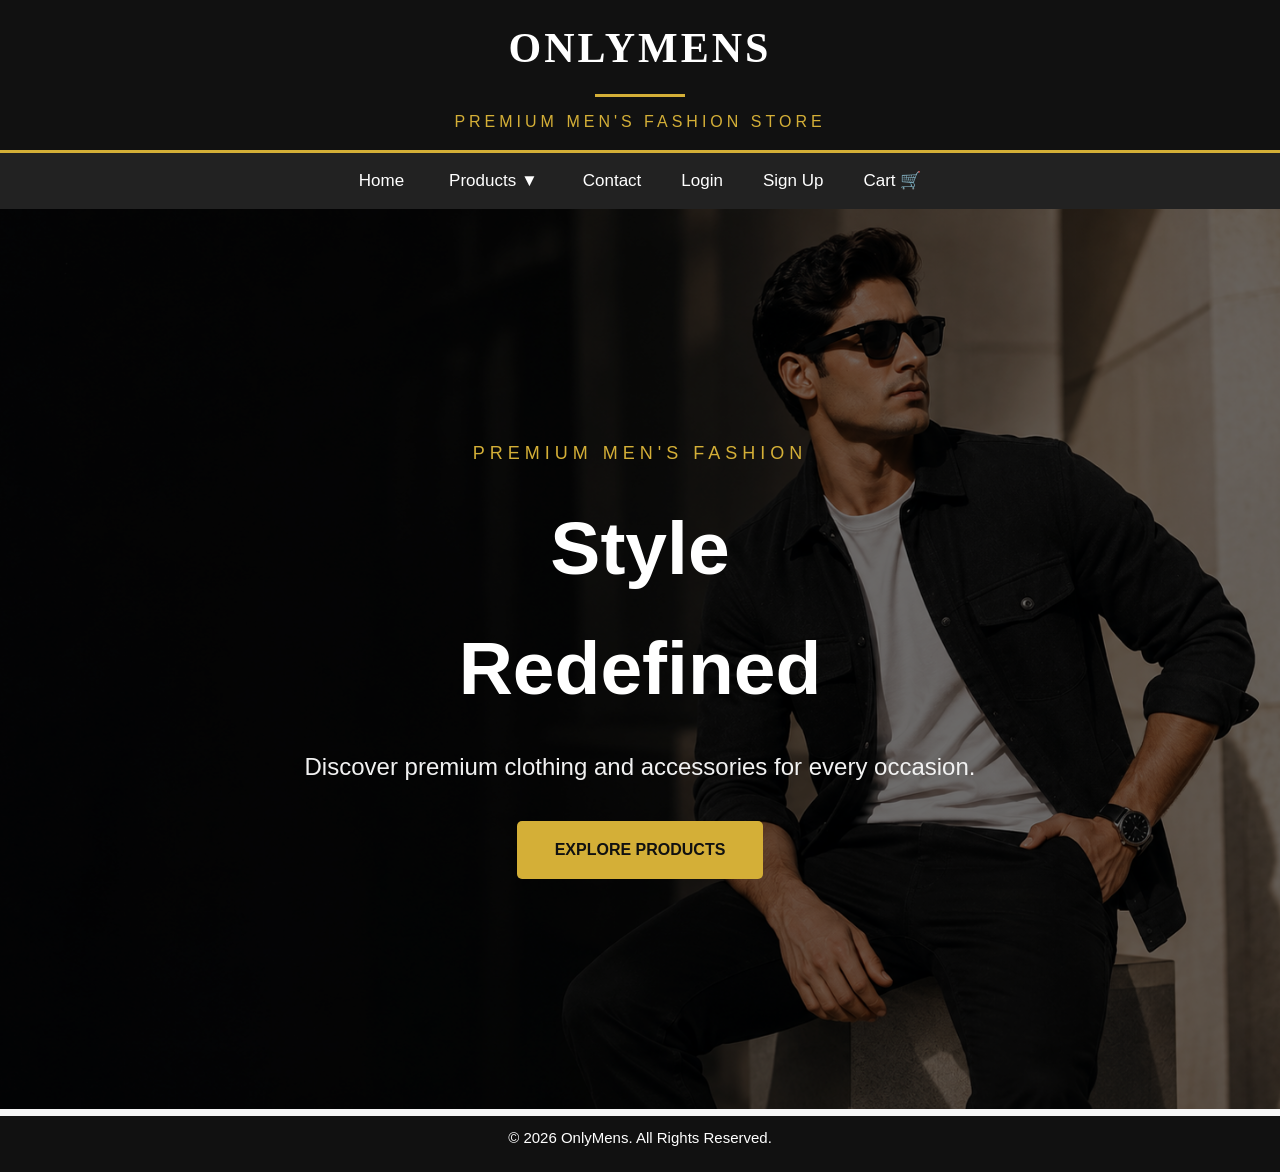
<file: index.html>
<!DOCTYPE html>
<html lang="en">
<head>
    <meta charset="UTF-8">
    <title>OnlyMens - Premium Fashion</title>
    <link rel="stylesheet" href="style.css">

    <style>
        body { margin:0; font-family:Arial,sans-serif; }
        header { background:#111; color:#fff; padding:15px; text-align:center; }
        nav { background:#222; display:flex; justify-content:center; }
        nav a { color:#fff; padding:14px 20px; text-decoration:none; }
        nav a:hover { background:#444; }

        iframe{
            width:100%;
            height:900px;
            border:none;
        }

        footer{
            background:#111;
            color:#fff;
            text-align:center;
            padding:10px;
        }
    </style>
</head>

<body>

<header>

    <div class="logo">
        <h1>OnlyMens</h1>
        <p>Premium Men's Fashion Store</p>
    </div>

</header>

<nav>
<nav>
    <a href="home.html" target="contentFrame">Home</a>
    <div class="dropdown">
    <button class="dropbtn">Products ▼</button>

    <div class="dropdown-content">
        <a href="shirts.html" target="contentFrame">Shirts</a>
        <a href="jeans.html" target="contentFrame">Jeans</a>
        <a href="jackets.html" target="contentFrame">Jackets</a>
        <a href="trousers.html" target="contentFrame">Trousers</a>
        <a href="tshirts.html" target="contentFrame">T-Shirts</a>
    </div>
</div>
    <a href="contact.html" target="contentFrame">Contact</a>
    <a href="login.html" target="contentFrame">Login</a>
    <a href="signup.html" target="contentFrame">Sign Up</a>
    <a href="cart.html" target="contentFrame">Cart 🛒</a>
</nav>
</nav>

<iframe name="contentFrame" src="home.html"></iframe>

<footer>
    <p>&copy; 2026 OnlyMens. All Rights Reserved.</p>
</footer>

</body>
</html>
</file>
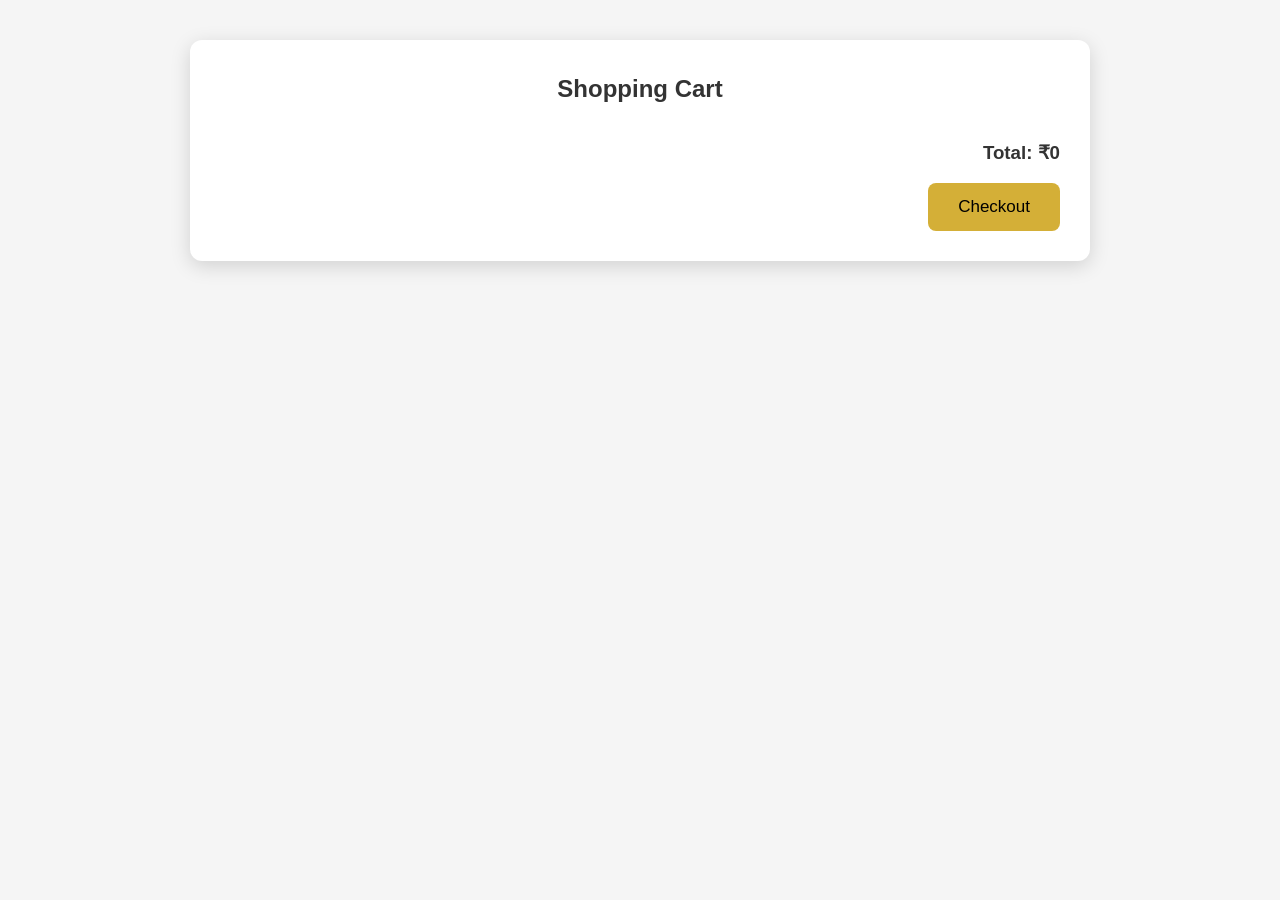
<file: cart.html>
<!DOCTYPE html>
<html lang="en">
<head>
<meta charset="UTF-8">
<title>Shopping Cart</title>
<link rel="stylesheet" href="style.css">
</head>

<body>

<div class="cart-container">

    <h2>Shopping Cart</h2>

    <div id="cartItems"></div>

    <div class="cart-summary">
        <h3>Total: ₹<span id="total">0</span></h3>
        <button class="checkout-btn">Checkout</button>
    </div>

</div>

<script>

let cart = JSON.parse(localStorage.getItem("cart")) || [];

let cartHTML = "";
let total = 0;

cart.forEach((item,index)=>{

    total += item.price;

    cartHTML += `
    <div class="cart-item">

        <img src="${item.image}" width="90">

        <div>
            <h3>${item.name}</h3>
            <p>₹${item.price}</p>
        </div>

        <button onclick="removeItem(${index})">Remove</button>

    </div>
    `;
});

document.getElementById("cartItems").innerHTML = cartHTML;
document.getElementById("total").innerHTML = total;

function removeItem(index){

    cart.splice(index,1);

    localStorage.setItem("cart",JSON.stringify(cart));

    location.reload();

}

</script>

</body>
</html>
</file>
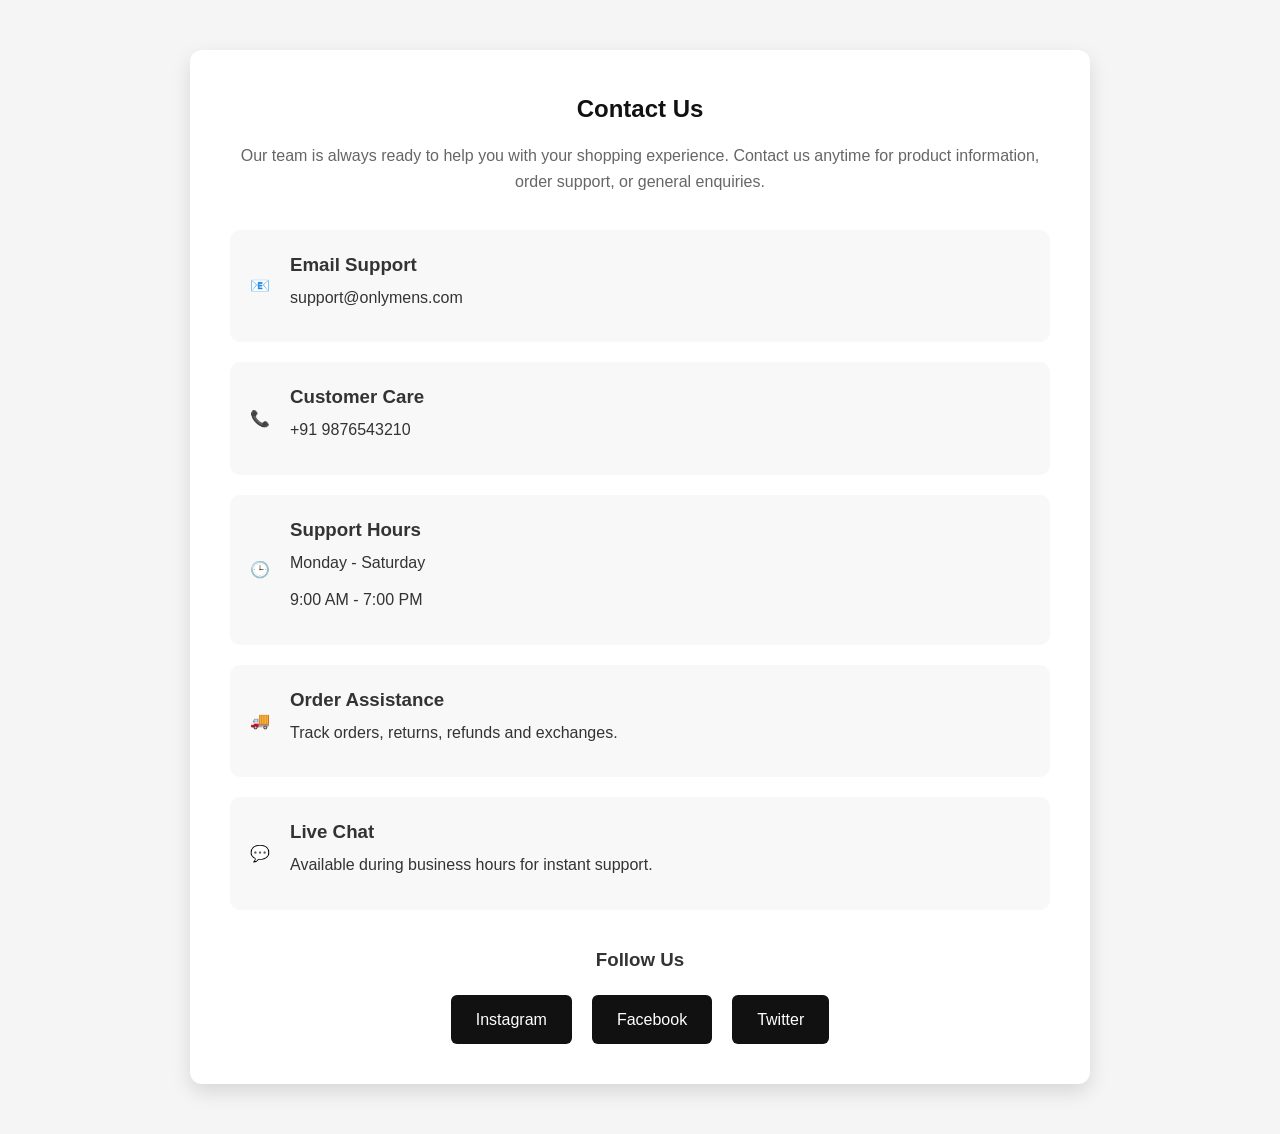
<file: contact.html>
<!DOCTYPE html>
<html lang="en">
<head>
    <meta charset="UTF-8">
    <title>Contact Us</title>
    <link rel="stylesheet" href="style.css">
</head>

<body>

<div class="contact-container">

    <h2>Contact Us</h2>

    <p class="contact-text">
        Our team is always ready to help you with your shopping experience.
        Contact us anytime for product information, order support, or general enquiries.
    </p>

    <div class="contact-card">

        <div class="contact-item">
            <span>📧</span>
            <div>
                <h3>Email Support</h3>
                <p>support@onlymens.com</p>
            </div>
        </div>

        <div class="contact-item">
            <span>📞</span>
            <div>
                <h3>Customer Care</h3>
                <p>+91 9876543210</p>
            </div>
        </div>

        <div class="contact-item">
            <span>🕒</span>
            <div>
                <h3>Support Hours</h3>
                <p>Monday - Saturday</p>
                <p>9:00 AM - 7:00 PM</p>
            </div>
        </div>

        <div class="contact-item">
            <span>🚚</span>
            <div>
                <h3>Order Assistance</h3>
                <p>Track orders, returns, refunds and exchanges.</p>
            </div>
        </div>

        <div class="contact-item">
            <span>💬</span>
            <div>
                <h3>Live Chat</h3>
                <p>Available during business hours for instant support.</p>
            </div>
        </div>

    </div>

    <h3 class="follow-title">Follow Us</h3>

    <div class="social-links">
        <a href="#">Instagram</a>
        <a href="#">Facebook</a>
        <a href="#">Twitter</a>
    </div>

</div>

</body>
</html>
</file>
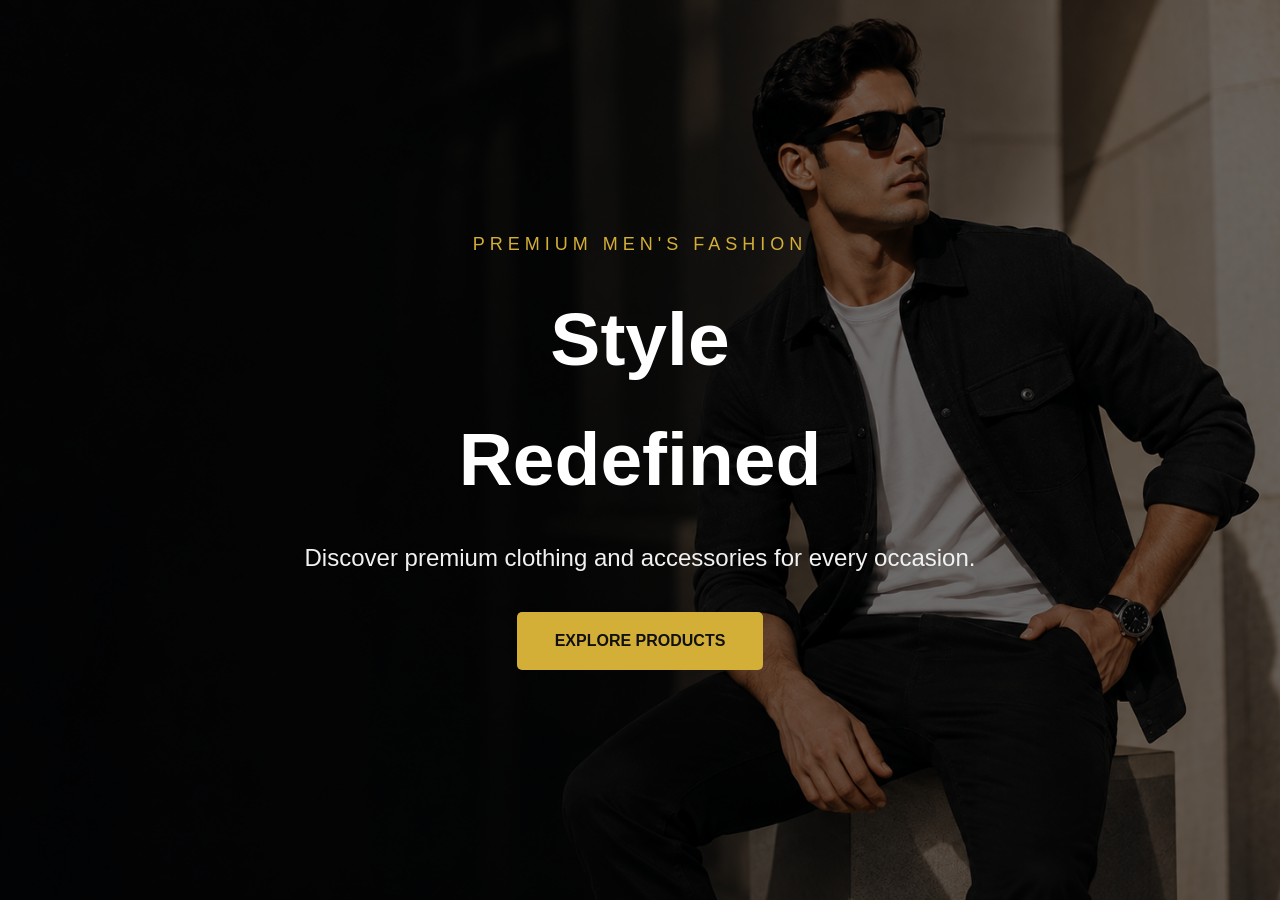
<file: home.html>
<!DOCTYPE html>
<html lang="en">
<head>
    <meta charset="UTF-8">
    <title>Home</title>
    <link rel="stylesheet" href="style.css">
</head>

<body>

<section class="hero">

    <div class="overlay"></div>

    <div class="hero-content">

        <p class="small-title">PREMIUM MEN'S FASHION</p>

        <h1>Style<br>Redefined</h1>

        <p class="subtitle">
            Discover premium clothing and accessories for every occasion.
        </p>

        <a href="shirts.html" target="contentFrame" class="btn">
    EXPLORE PRODUCTS
</a>
        </a>

    </div>

</section>

</body>
</html>
</file>
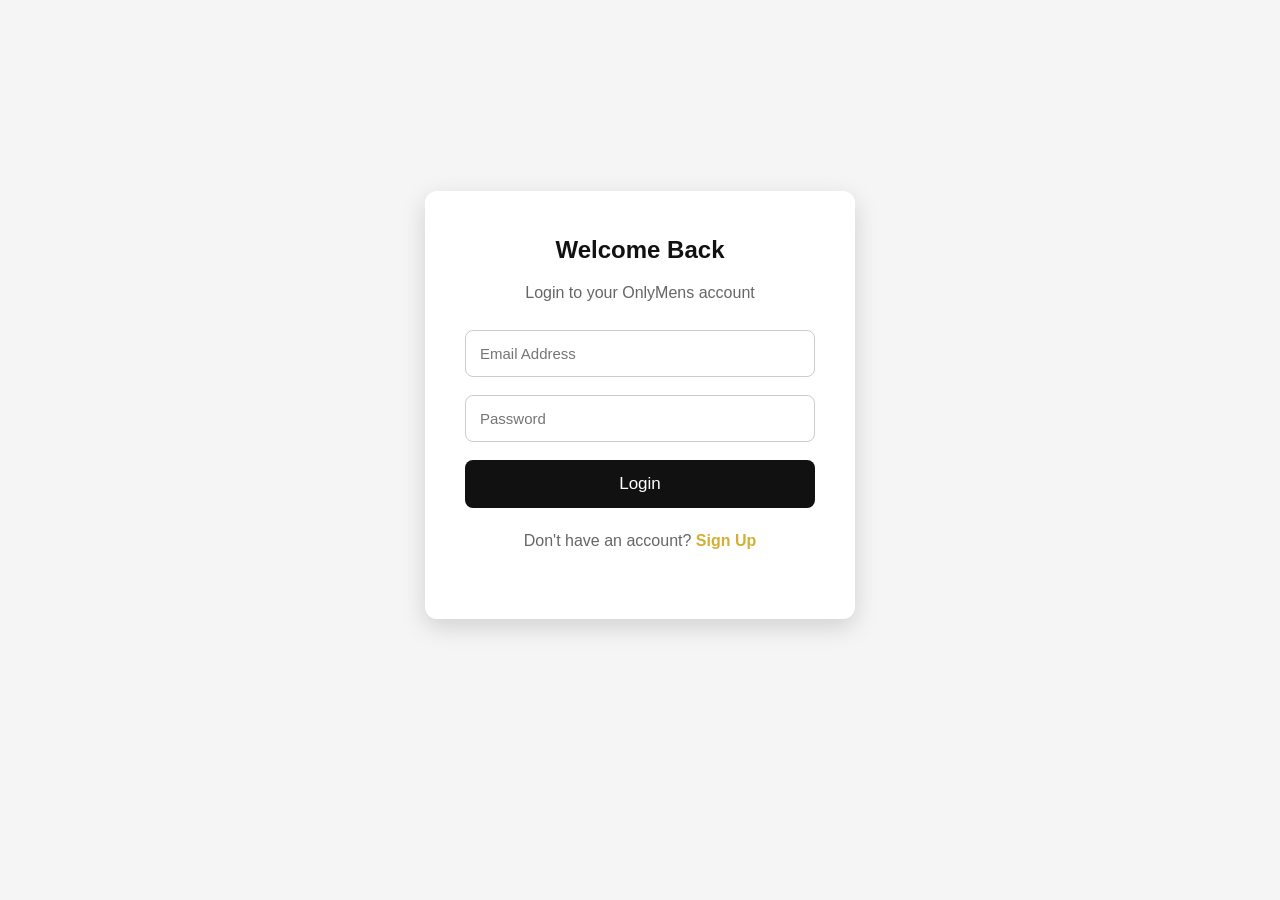
<file: LOGIN.HTML>
<!DOCTYPE html>
<html>
<head>
    <title>Login</title>
    <link rel="stylesheet" href="style.css">
</head>

<body>

<div class="login-container">

    <div class="login-box">

        <h2>Welcome Back</h2>

        <p>Login to your OnlyMens account</p>

        <form>

            <input type="email" placeholder="Email Address" required>

            <input type="password" placeholder="Password" required>

            <button type="submit">Login</button>

        </form>

        <p class="bottom-text">
            Don't have an account?
            <a href="signup.html">Sign Up</a>
        </p>

    </div>

</div>

</body>
</html>
</file>
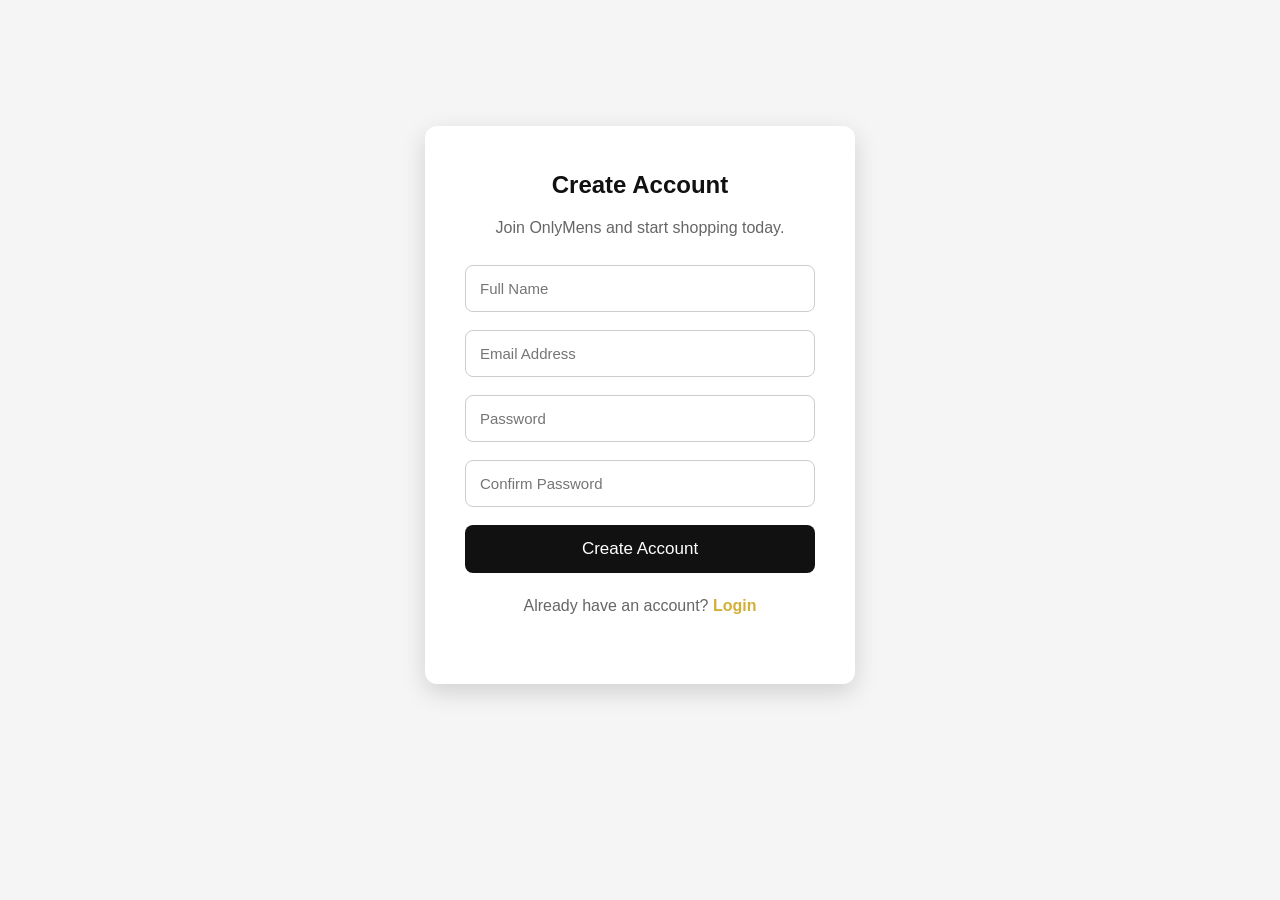
<file: signup.html>
<!DOCTYPE html>
<html lang="en">
<head>
    <meta charset="UTF-8">
    <title>Sign Up</title>
    <link rel="stylesheet" href="style.css">
</head>

<body>

<div class="login-container">

    <div class="login-box">

        <h2>Create Account</h2>

        <p>Join OnlyMens and start shopping today.</p>

        <form>

            <input type="text" placeholder="Full Name" required>

            <input type="email" placeholder="Email Address" required>

            <input type="password" placeholder="Password" required>

            <input type="password" placeholder="Confirm Password" required>

            <button type="submit">Create Account</button>

        </form>

        <p class="bottom-text">
            Already have an account?
            <a href="login.html">Login</a>
        </p>

    </div>

</div>

</body>
</html>
</file>
<file: style.css>
/* ===========================
   RESET
=========================== */

*{
    margin:0;
    padding:0;
    box-sizing:border-box;
}

body{
    font-family:Arial, Helvetica, sans-serif;
    background:#f5f5f5;
    color:#333;
    line-height:1.6;
}
/* ===========================
   CONTACT PAGE
=========================== */

.contact-container{
    max-width:900px;
    margin:50px auto;
    background:#fff;
    padding:40px;
    border-radius:12px;
    box-shadow:0 8px 20px rgba(0,0,0,.12);
}

.contact-container h2{
    text-align:center;
    color:#111;
    border:none;
    margin-bottom:15px;
}

.contact-text{
    text-align:center;
    color:#666;
    margin-bottom:35px;
}

.contact-card{
    display:flex;
    flex-direction:column;
    gap:20px;
}

.contact-item{
    display:flex;
    align-items:center;
    gap:20px;
    background:#f8f8f8;
    padding:20px;
    border-radius:10px;
    transition:.3s;
}

.contact-item:hover{
    background:#d4af37;
    color:#111;
}

.contact-item h3{
    margin-bottom:5px;
}

.follow-title{
    text-align:center;
    margin-top:35px;
    margin-bottom:20px;
}

.social-links{
    display:flex;
    justify-content:center;
    gap:20px;
}

.social-links a{
    text-decoration:none;
    background:#111;
    color:#fff;
    padding:12px 25px;
    border-radius:6px;
    transition:.3s;
}

.social-links a:hover{
    background:#d4af37;
    color:#111;
}
/* ===========================
   HEADER & NAVIGATION
=========================== */
/* ===========================
   HEADER
=========================== */

header{
    background:linear-gradient(to right,#111,#1b1b1b,#111);
    padding:28px 0;
    text-align:center;
    border-bottom:3px solid #d4af37;
    box-shadow:0 4px 12px rgba(0,0,0,.25);
}

.logo h1{
    margin:0;
    font-size:42px;
    font-family:Georgia, serif;
    font-weight:bold;
    color:#ffffff;
    letter-spacing:3px;
    text-transform:uppercase;
}

.logo h1::after{
    content:"";
    display:block;
    width:90px;
    height:3px;
    background:#d4af37;
    margin:12px auto;
}

.logo p{
    margin:0;
    color:#d4af37;
    font-size:16px;
    letter-spacing:4px;
    text-transform:uppercase;
}

nav{
    background:#222;
    display:flex;
    justify-content:center;
    align-items:center;
}

nav a,
.dropbtn{
    color:#fff;
    text-decoration:none;
    font-size:17px;
    font-family:Arial, Helvetica, sans-serif;
    padding:18px 25px;
    background:none;
    border:none;
    cursor:pointer;
    transition:.3s;
}

nav a:hover,
.dropbtn:hover{
    background:#333;
    color:#d4af37;
}

/* Dropdown */

.dropdown{
    position:relative;
}

.dropdown-content{
    display:none;
    position:absolute;
    top:100%;
    left:0;
    min-width:220px;
    background:#222;
    box-shadow:0 5px 20px rgba(0,0,0,.3);
    z-index:999;
}

.dropdown-content a{
    display:block;
    color:#fff;
    padding:15px 20px;
    text-decoration:none;
}

.dropdown-content a:hover{
    background:#333;
    color:#d4af37;
}

.dropdown:hover .dropdown-content{
    display:block;
}
/* ===========================
   HERO SECTION
=========================== */

/* ===========================
   HERO SECTION
=========================== */

.hero{
    position:relative;
    height:100vh;
    background:url("banner.png") center center/cover no-repeat;
    display:flex;
    justify-content:center;
    align-items:center;
    text-align:center;
}

.overlay{
    position:absolute;
    inset:0;
    background:rgba(0,0,0,.55);
}

.hero-content{
    position:relative;
    z-index:2;
    color:#fff;
    max-width:800px;
}

.small-title{
    color:#d4af37;
    letter-spacing:5px;
    font-size:18px;
    margin-bottom:20px;
}

.hero h1{
    font-size:75px;
    color:#fff;
    border:none;
    margin-bottom:20px;
}

.subtitle{
    font-size:24px;
    color:#f1f1f1;
    margin-bottom:35px;
}

.btn{
    display:inline-block;
    background:#d4af37;
    color:#111;
    padding:16px 38px;
    border-radius:5px;
    text-decoration:none;
    font-weight:bold;
    transition:.3s;
}

.btn:hover{
    background:#b99627;
}
/* ===========================
   CATEGORY
=========================== */

.category-container{
    display:grid;
    grid-template-columns:repeat(auto-fit,minmax(180px,1fr));
    gap:20px;
    margin:30px;
}

.category{
    background:white;
    border-radius:10px;
    text-align:center;
    padding:20px;
    cursor:pointer;
    transition:.3s;
    box-shadow:0 2px 8px rgba(0,0,0,.1);
}

.category:hover{
    transform:translateY(-5px);
}

.category img{
    width:70px;
    height:70px;
    object-fit:contain;
}

.category h3{
    margin:15px 0;
}

.category p{
    color:#666;
    font-size:14px;
}

/* ===========================
   PRODUCTS
=========================== */

.product-container,
.products{
    display:grid;
    grid-template-columns:repeat(auto-fit,minmax(260px,1fr));
    gap:30px;
    max-width:1200px;
    margin:40px auto;
    padding:20px;
}

.product{
    background:#fff;
    border-radius:10px;
    overflow:hidden;
    box-shadow:0 5px 15px rgba(0,0,0,.15);
    transition:.3s;
}

.product:hover{
    transform:translateY(-6px);
}

.product img{
    width:100%;
    height:320px;
    object-fit:cover;
    display:block;
}

.product h3{
    font-size:22px;
    padding:15px 15px 5px;
    color:#222;
}

.price{
    font-size:24px;
    font-weight:bold;
    color:#111;
    padding:0 15px;
}

.product button{
    width:calc(100% - 30px);
    margin:15px;
    padding:12px;
    border:none;
    background:#111;
    color:#fff;
    border-radius:6px;
    cursor:pointer;
    font-size:16px;
}

.product button:hover{
    background:#d4af37;
    color:#111;
}

/* ===========================
   CONTACT
=========================== */

p{
    margin-bottom:12px;
}

ul{
    list-style:none;
}

ul li{
    margin-bottom:10px;
}

/* ===========================
   FOOTER
=========================== */

footer{
    background:#111;
    color:#fff;
    text-align:center;
    padding:18px;
    font-size:15px;
}

/* ===========================
   MOBILE
=========================== */
@media(max-width:768px){

nav{
    flex-wrap:wrap;
}

.hero h1{
    font-size:48px;
}

.subtitle{
    font-size:18px;
}

.btn{
    padding:14px 24px;
}

}
/* ===========================
   LOGIN & SIGNUP
=========================== */

/* LOGIN & SIGNUP */

.login-container{
    display:flex;
    justify-content:center;
    align-items:center;
    min-height:90vh;
    background:#f5f5f5;
}

.login-box{
    width:430px;
    background:#fff;
    padding:40px;
    border-radius:12px;
    box-shadow:0 8px 25px rgba(0,0,0,.15);
    transition:.3s;
}

.login-box:hover{
    transform:translateY(-5px);
}

.login-box h2{
    text-align:center;
    border:none;
    margin-bottom:10px;
    color:#111;
}

.login-box p{
    text-align:center;
    color:#666;
    margin-bottom:25px;
}

.login-box input{
    width:100%;
    padding:14px;
    margin-bottom:18px;
    border:1px solid #ccc;
    border-radius:8px;
    font-size:15px;
}

.login-box input:focus{
    border-color:#d4af37;
    outline:none;
}

.login-box button{
    width:100%;
    padding:14px;
    background:#111;
    color:white;
    border:none;
    border-radius:8px;
    cursor:pointer;
    font-size:17px;
    transition:.3s;
}

.login-box button:hover{
    background:#d4af37;
    color:black;
}

.bottom-text{
    margin-top:20px;
    text-align:center;
}

.bottom-text a{
    color:#d4af37;
    font-weight:bold;
    text-decoration:none;
}
/* CART */

.cart-container{
    max-width:900px;
    margin:40px auto;
    background:white;
    padding:30px;
    border-radius:12px;
    box-shadow:0 5px 20px rgba(0,0,0,.15);
}

.cart-container h2{
    text-align:center;
    border:none;
    margin-bottom:30px;
}

.cart-item{
    display:flex;
    justify-content:space-between;
    align-items:center;
    padding:18px;
    margin-bottom:15px;
    border:1px solid #ddd;
    border-radius:8px;
    transition:.3s;
}

.cart-item:hover{
    background:#f8f8f8;
}

.cart-summary{
    text-align:right;
    margin-top:25px;
}

.checkout-btn{
    margin-top:15px;
    background:#d4af37;
    color:black;
    border:none;
    padding:14px 30px;
    font-size:17px;
    border-radius:8px;
    cursor:pointer;
    transition:.3s;
}

.checkout-btn:hover{
    background:#b99627;
}
.cart-item{
    display:flex;
    align-items:center;
    justify-content:space-between;
    gap:20px;
    padding:20px;
    margin-bottom:20px;
    border:1px solid #ddd;
    border-radius:10px;
}

.cart-item img{
    width:90px;
    height:90px;
    object-fit:cover;
    border-radius:8px;
}

.cart-item button{
    background:red;
    color:white;
    border:none;
    padding:10px 15px;
    border-radius:5px;
    cursor:pointer;
}
</file>
